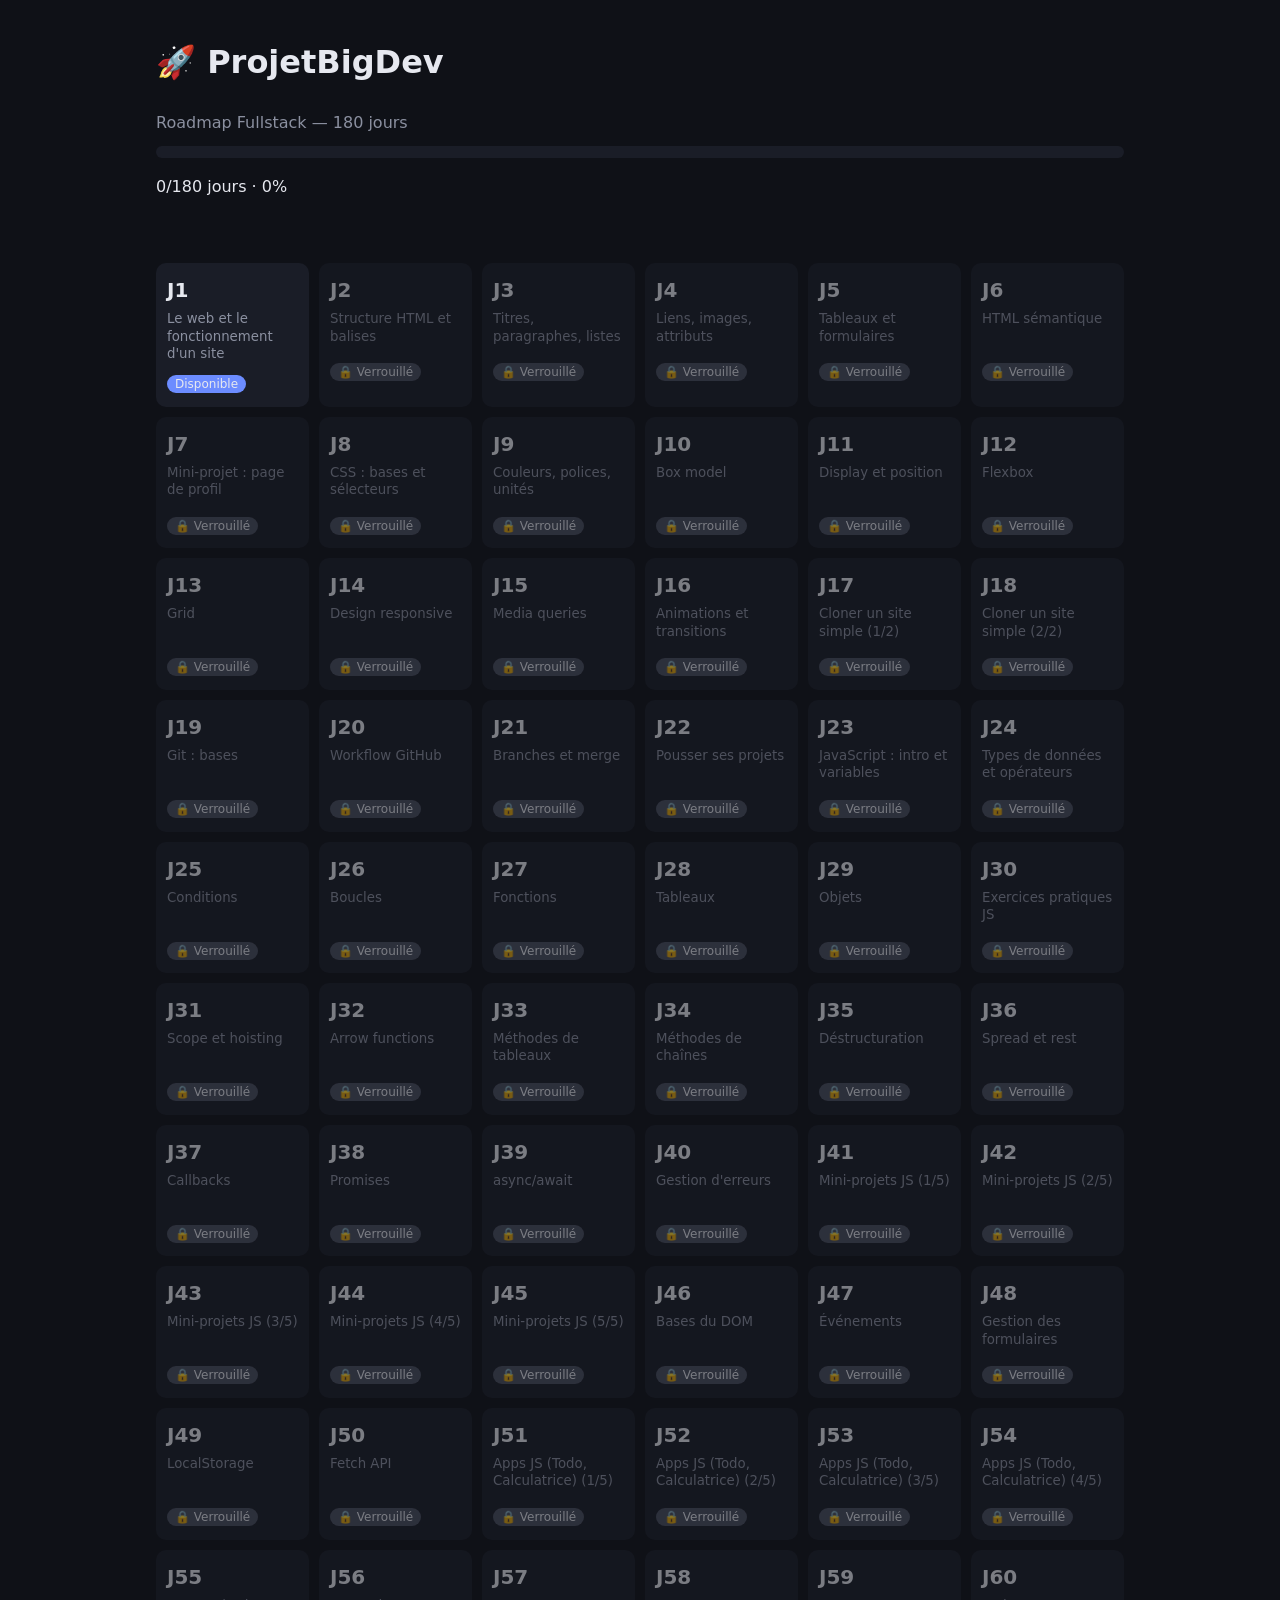
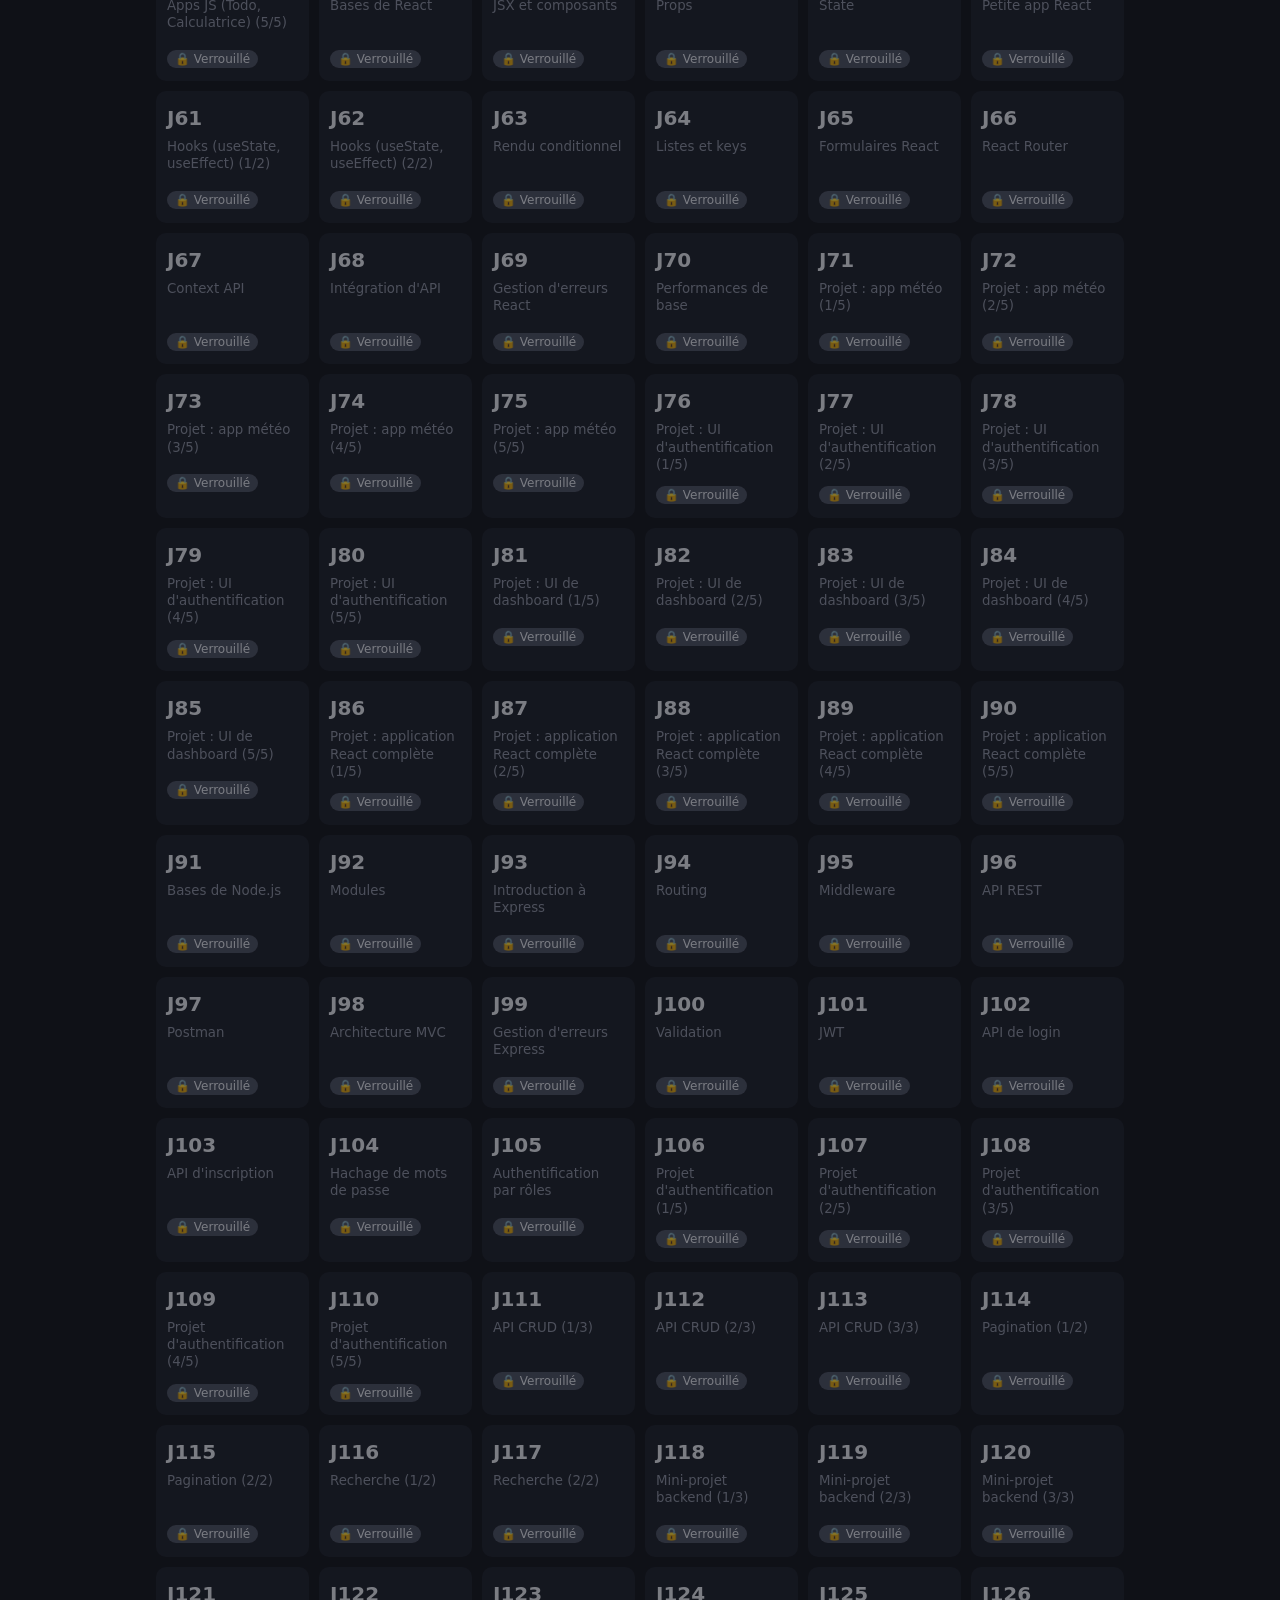
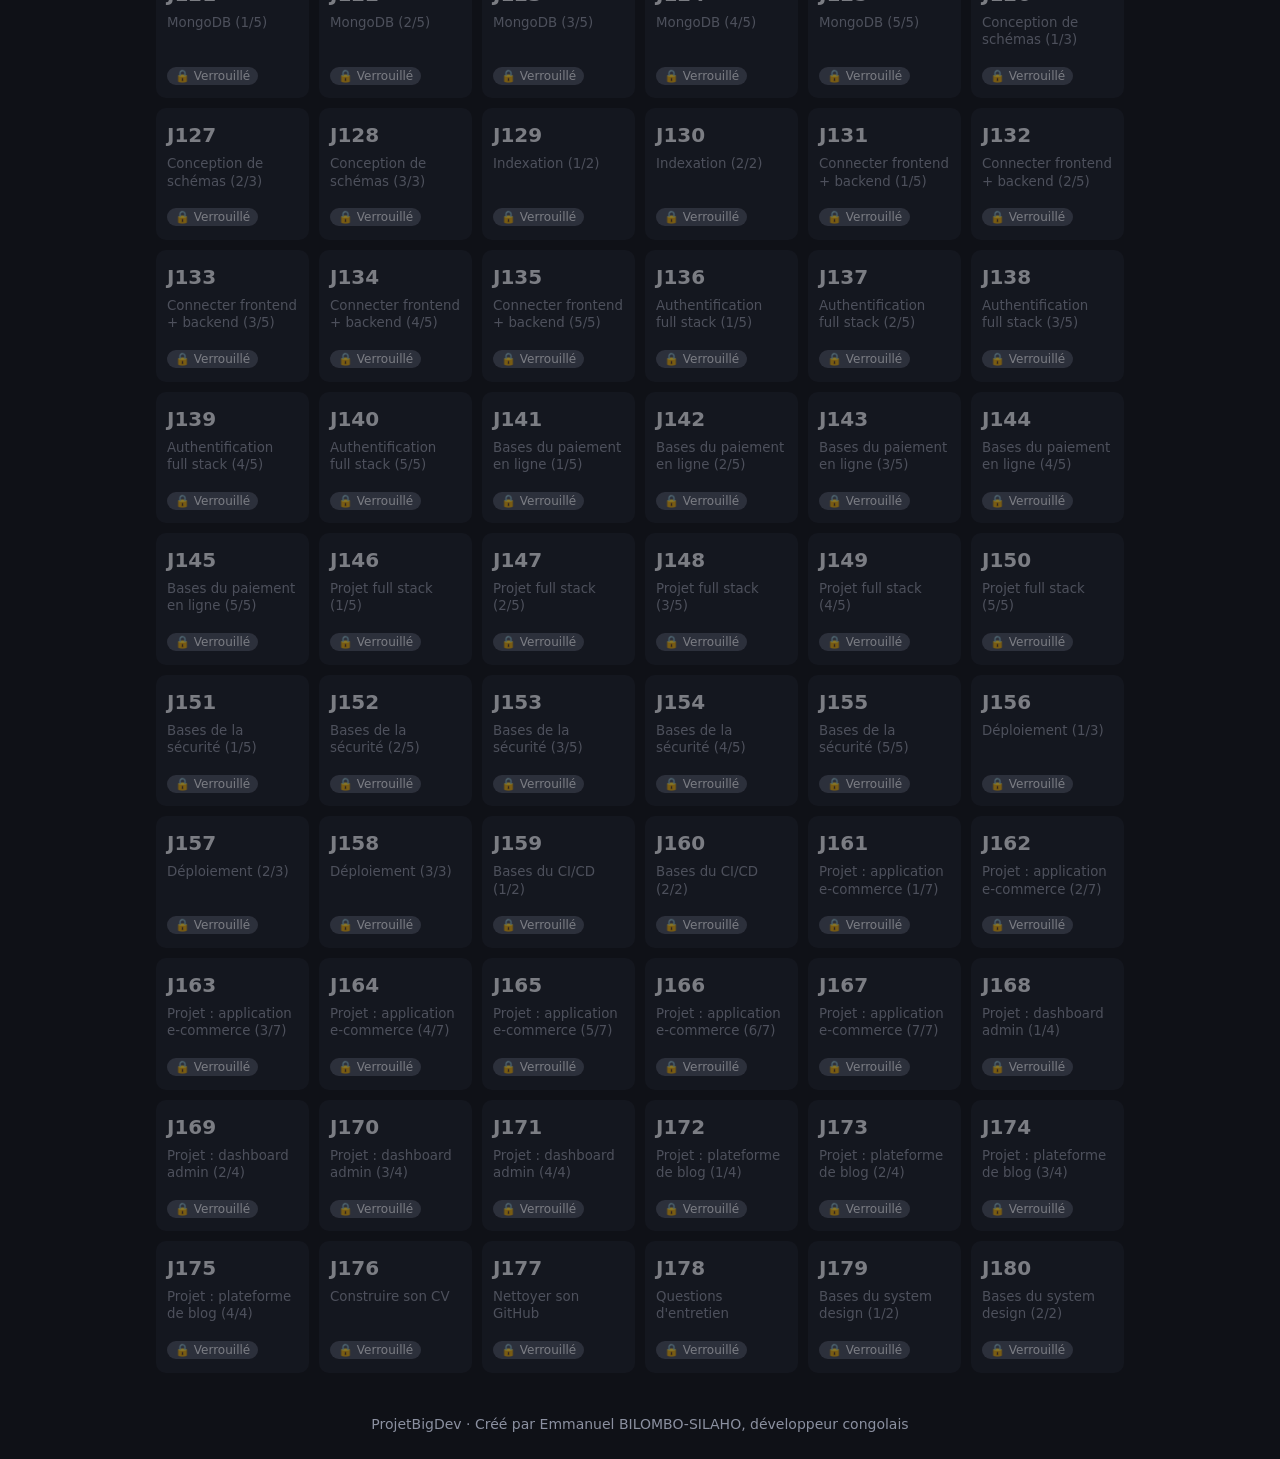
<file: index.html>
<!DOCTYPE html>
<html lang="fr">
<head>
<meta charset="UTF-8">
<meta name="viewport" content="width=device-width, initial-scale=1">
<title>ProjetBigDev · Fullstack 180 jours</title>
<link rel="stylesheet" href="style.css">
</head>
<body>
<header>
  <h1>🚀 ProjetBigDev</h1>
  <p style="margin:0 0 10px;color:var(--m)">Roadmap Fullstack — 180 jours</p>
  <div class="bar"><i id="fill"></i></div>
  <p id="pct"></p>
</header>
<main><div class="grid" id="grid"></div></main>
<footer style="text-align:center;color:var(--m);padding:24px 16px;font-size:14px">ProjetBigDev · Créé par Emmanuel BILOMBO-SILAHO, développeur congolais</footer>
<script src="data.js"></script>
<script src="app.js"></script>
</body>
</html>
</file>
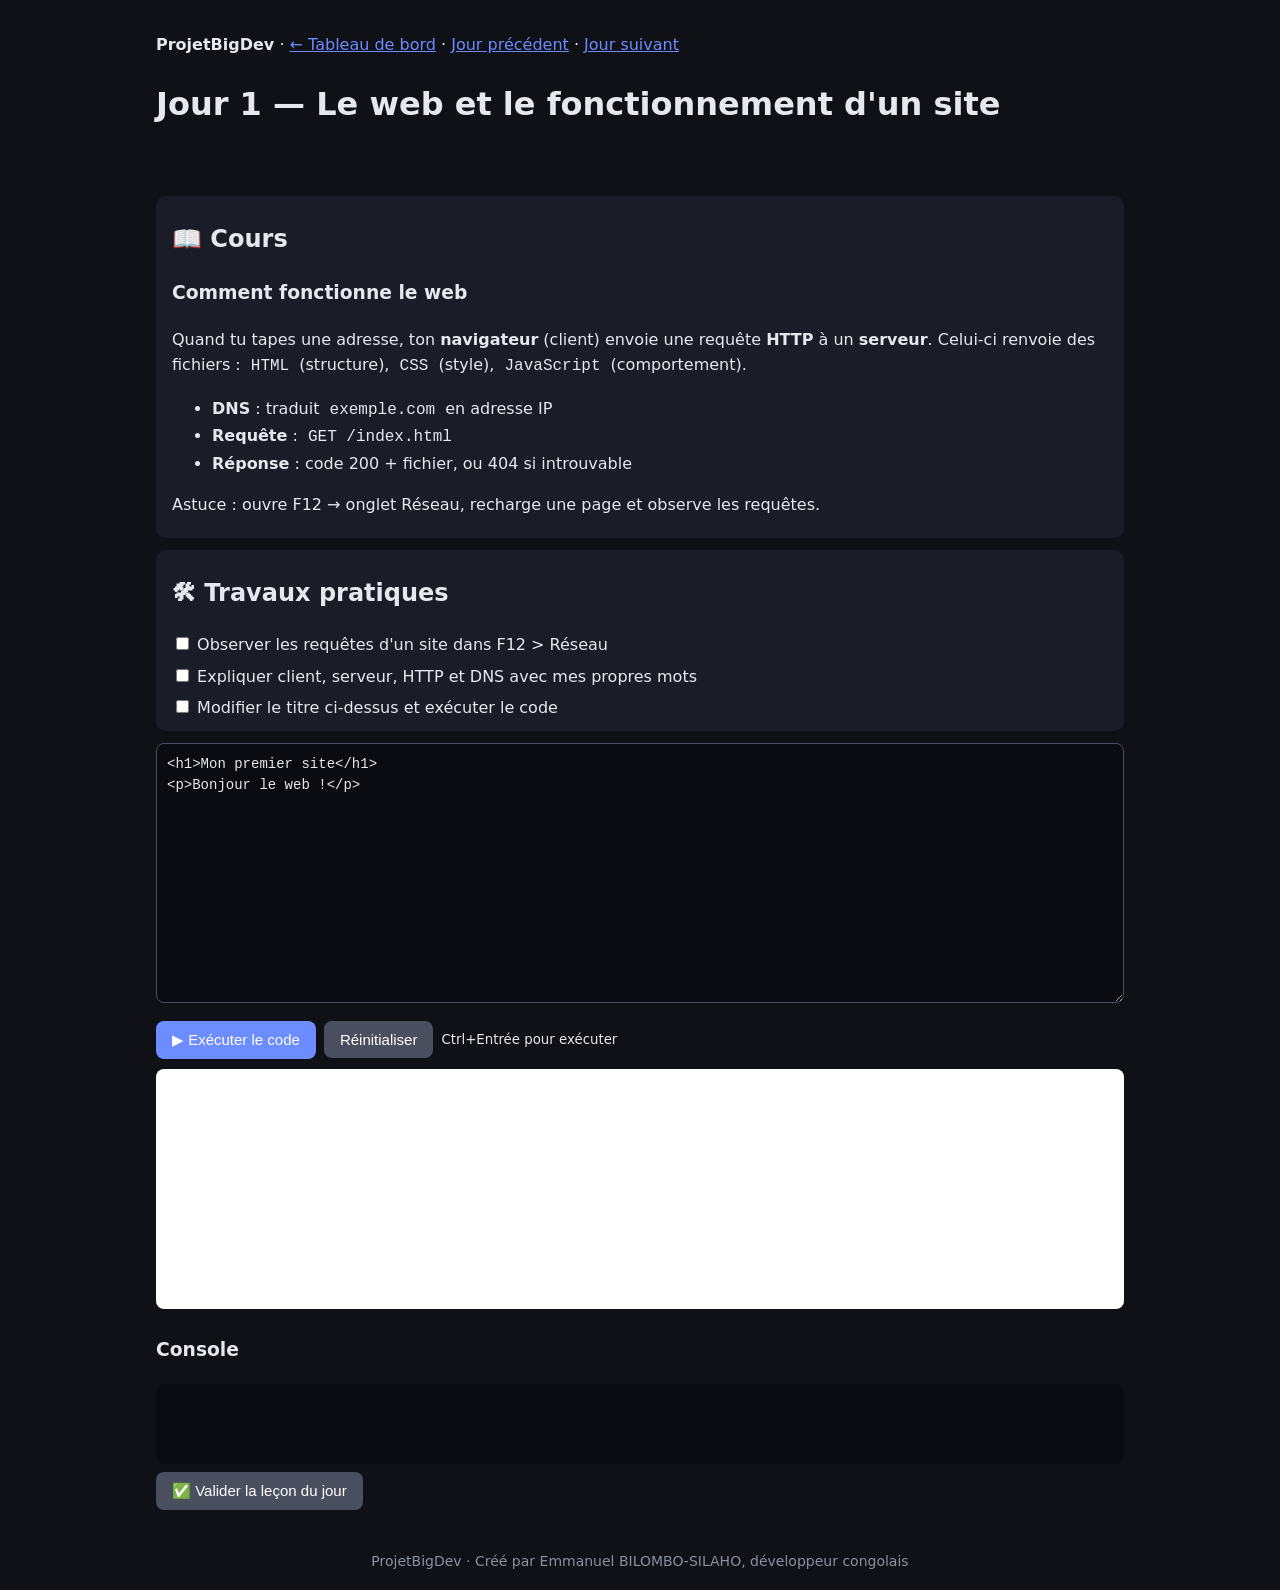
<file: day.html>
<!DOCTYPE html>
<html lang="fr">
<head>
<meta charset="UTF-8">
<meta name="viewport" content="width=device-width, initial-scale=1">
<title>Jour</title>
<link rel="stylesheet" href="style.css">
</head>
<body>
<header>
  <p><b>ProjetBigDev</b> · <a href="index.html">← Tableau de bord</a> · <a id="prev" href="#">Jour précédent</a> · <a id="next" href="#">Jour suivant</a></p>
  <h1 id="title"></h1>
  <p id="msg"></p>
</header>
<main id="app">
  <section><h2>📖 Cours</h2><div id="theory"></div></section>
  <section><h2>🛠 Travaux pratiques</h2><div id="tasks"></div></section>
  <textarea id="ed" spellcheck="false"></textarea>
  <div class="row">
    <button id="run">▶ Exécuter le code</button>
    <button id="reset" style="background:var(--l)">Réinitialiser</button>
    <small>Ctrl+Entrée pour exécuter</small>
  </div>
  <iframe id="fr" sandbox="allow-scripts"></iframe>
  <h3>Console</h3>
  <pre id="con"></pre>
  <button id="ok">✅ Valider la leçon du jour</button>
</main>
<footer style="text-align:center;color:var(--m);padding:24px 16px;font-size:14px">ProjetBigDev · Créé par Emmanuel BILOMBO-SILAHO, développeur congolais</footer>
<script src="data.js"></script>
<script src="app.js"></script>
</body>
</html>
</file>
<file: style.css>
:root{--bg:#0f1117;--c:#1a1d27;--t:#e6e8ef;--m:#8b90a0;--a:#6c8cff;--ok:#3ecf8e;--w:#f5a524;--l:#4a4f60}
*{box-sizing:border-box}
body{margin:0;font:16px/1.6 system-ui,sans-serif;background:var(--bg);color:var(--t)}
main,header{max-width:1000px;margin:auto;padding:16px}
a{color:var(--a)}
.bar{height:12px;background:var(--c);border-radius:6px;overflow:hidden}
.bar i{display:block;height:100%;width:0;background:var(--a);transition:width .4s}
.grid{display:grid;grid-template-columns:repeat(auto-fill,minmax(150px,1fr));gap:10px;margin-top:16px}
.card{background:var(--c);border-radius:10px;padding:10px;text-decoration:none;color:inherit;display:block;border:1px solid transparent}
.card b{font-size:20px}
.card small{display:block;color:var(--m);min-height:40px;line-height:1.3;margin:4px 0 8px}
.card.locked{opacity:.5}
.card:not(.locked):hover{border-color:var(--a)}
.badge{font-size:12px;padding:2px 8px;border-radius:99px;background:var(--l)}
.open .badge{background:var(--a)}
.done .badge{background:var(--ok);color:#000}
.wait .badge{background:var(--w);color:#000}
textarea{width:100%;height:260px;background:#0a0c12;color:var(--t);border:1px solid var(--l);border-radius:8px;padding:10px;font:14px/1.5 ui-monospace,monospace;tab-size:2}
button{background:var(--a);color:#fff;border:0;border-radius:8px;padding:10px 16px;font-size:15px;cursor:pointer}
button:disabled{background:var(--l);cursor:not-allowed}
pre{background:#0a0c12;border-radius:8px;padding:10px;min-height:80px;white-space:pre-wrap;margin:8px 0}
.err{color:#ff6b6b}
iframe{width:100%;height:240px;background:#fff;border:0;border-radius:8px}
.row{display:flex;gap:8px;flex-wrap:wrap;align-items:center;margin:10px 0}
code{background:var(--c);padding:1px 5px;border-radius:4px}
section{background:var(--c);border-radius:10px;padding:4px 16px;margin:12px 0}
label{display:block;margin:6px 0}
</file>
